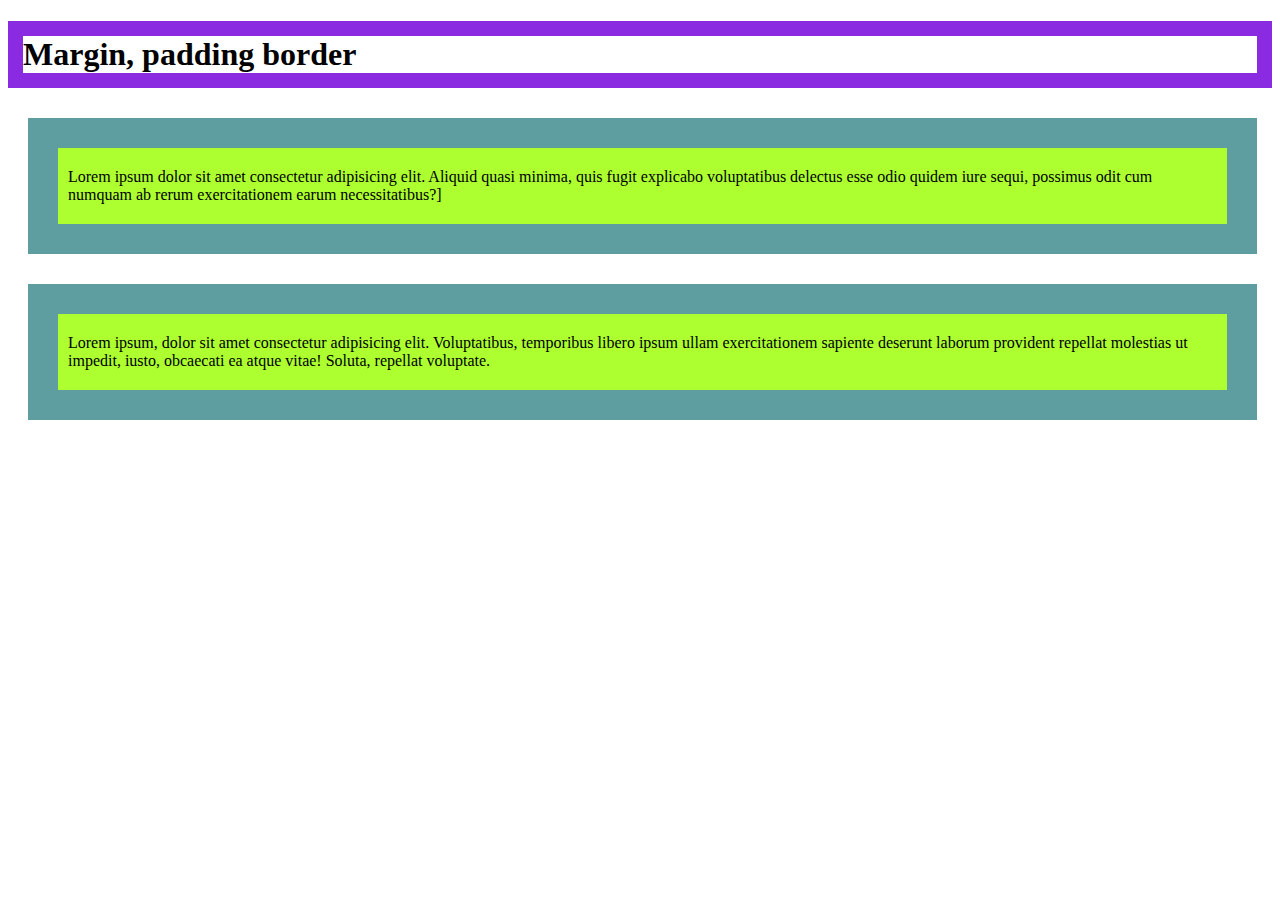
<file: curso/07-margin-padding-border/index.html>
<!DOCTYPE html>
<html lang="en">
<head>
    <meta charset="UTF-8">
    <meta http-equiv="X-UA-Compatible" content="IE=edge">
    <meta name="viewport" content="width=device-width, initial-scale=1.0">
    <title>Margin, padding border</title>
    <link rel="stylesheet" href="style.css">
</head>
<body>
    <h1>Margin, padding border</h1>

    <p>Lorem ipsum dolor sit amet consectetur adipisicing elit. Aliquid quasi minima, quis fugit explicabo voluptatibus delectus esse odio quidem iure sequi, possimus odit cum numquam ab rerum exercitationem earum necessitatibus?]</p>

    <p>Lorem ipsum, dolor sit amet consectetur adipisicing elit. Voluptatibus, temporibus libero ipsum ullam exercitationem sapiente deserunt laborum provident repellat molestias ut impedit, iusto, obcaecati ea atque vitae! Soluta, repellat voluptate.</p>
        
</body>
</html>
</file>
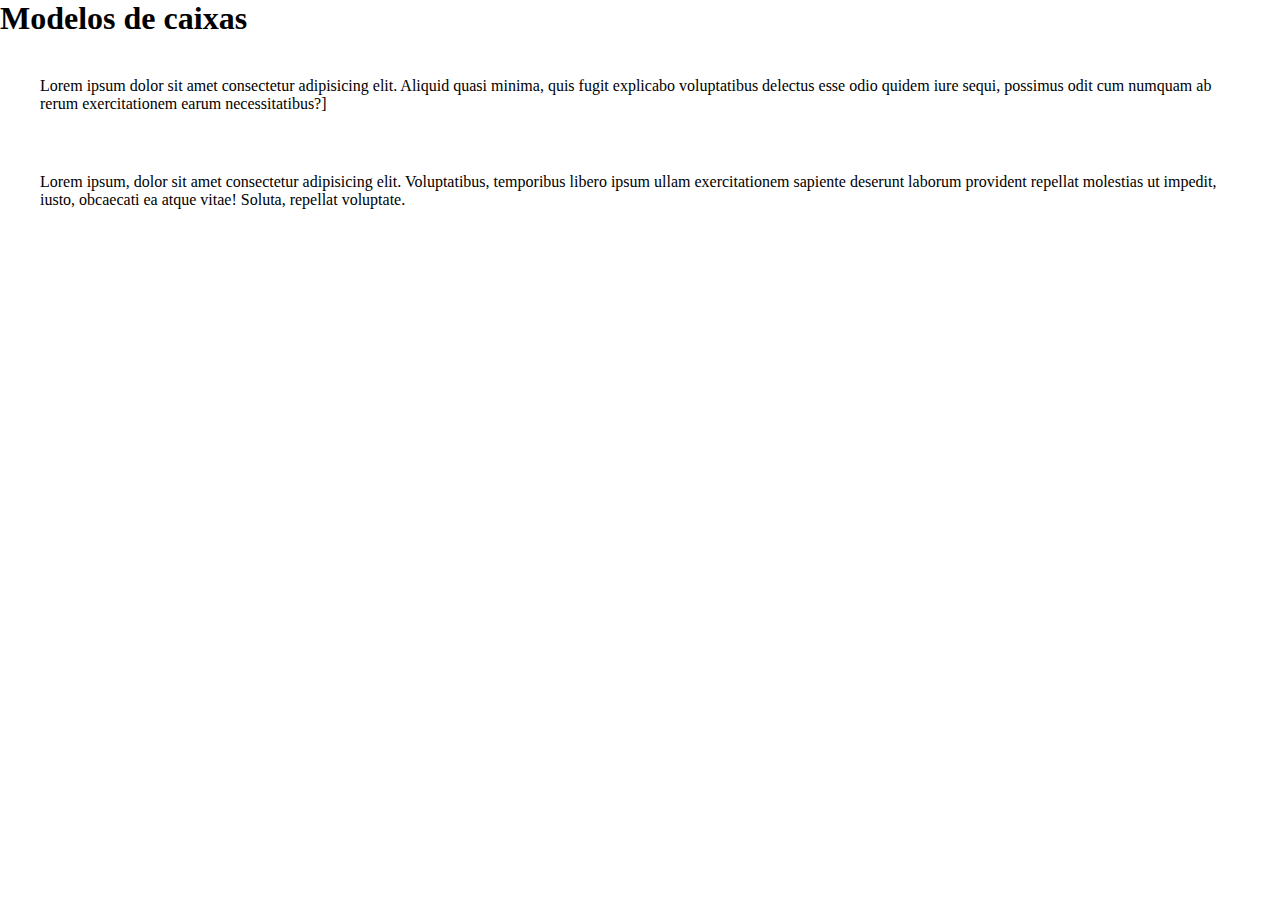
<file: curso/10-modelos-caixas/index.html>
<!DOCTYPE html>
<html lang="en">
<head>
    <meta charset="UTF-8">
    <meta http-equiv="X-UA-Compatible" content="IE=edge">
    <meta name="viewport" content="width=device-width, initial-scale=1.0">
    <title>Modelos de caixas</title>
    <link rel="stylesheet" href="style.css">
</head>
<body>
    <h1>Modelos de caixas</h1>

    <p>Lorem ipsum dolor sit amet consectetur adipisicing elit. Aliquid quasi minima, quis fugit explicabo voluptatibus delectus esse odio quidem iure sequi, possimus odit cum numquam ab rerum exercitationem earum necessitatibus?]</p>

    <p>Lorem ipsum, dolor sit amet consectetur adipisicing elit. Voluptatibus, temporibus libero ipsum ullam exercitationem sapiente deserunt laborum provident repellat molestias ut impedit, iusto, obcaecati ea atque vitae! Soluta, repellat voluptate.</p>
        
</body>
</html>
</file>
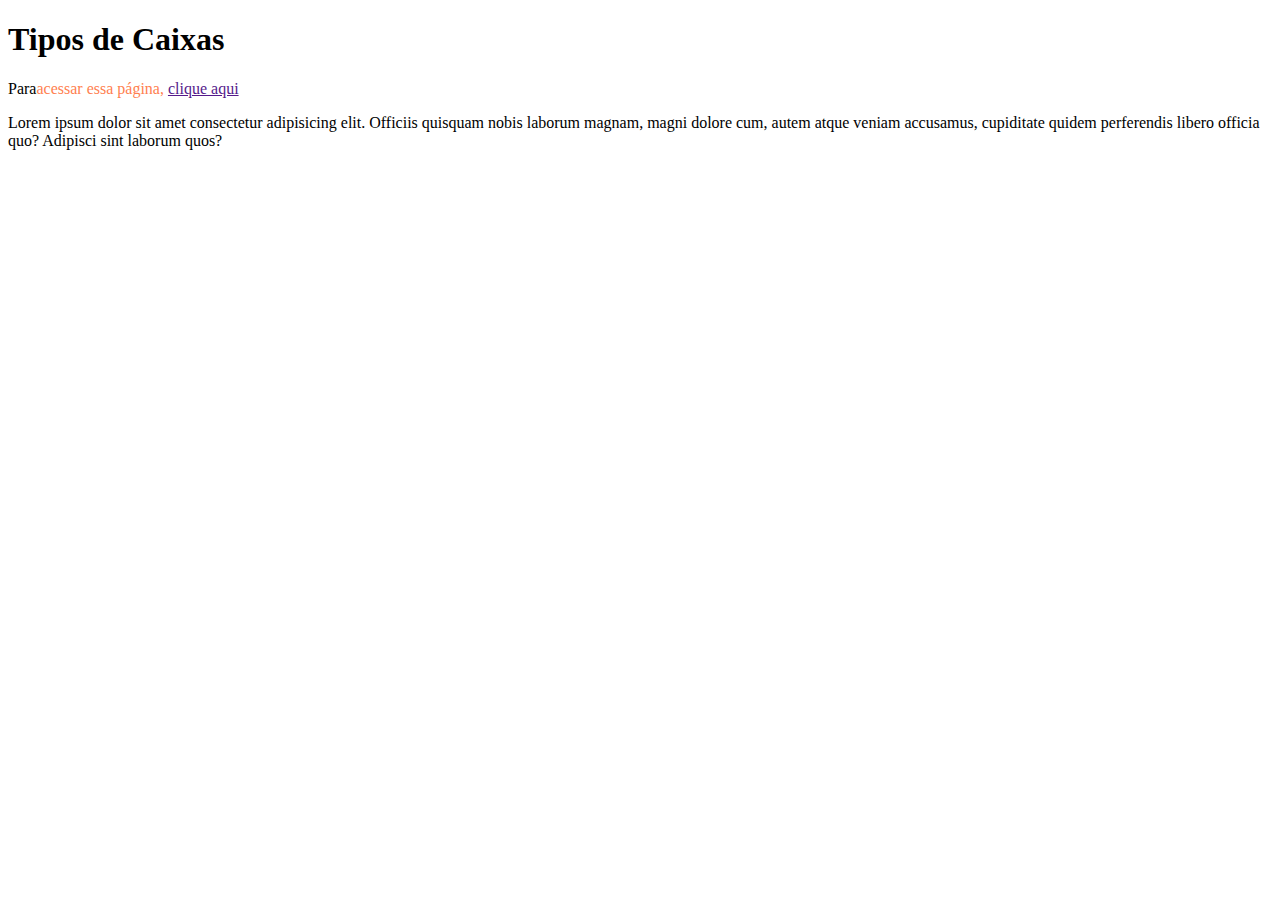
<file: curso/11-caixas/index.html>
<!DOCTYPE html>
<html lang="en">
<head>
    <meta charset="UTF-8">
    <meta http-equiv="X-UA-Compatible" content="IE=edge">
    <meta name="viewport" content="width=device-width, initial-scale=1.0">
    <title>Tipos de Caixa</title>
    <link rel="stylesheet" href="style.css">
</head>
<body>
    <h1>Tipos de Caixas</h1>
    <p>Para<span>acessar essa página,</span> <a href="">clique aqui</a></p>
    
    <p>Lorem ipsum dolor sit amet consectetur adipisicing elit. Officiis quisquam nobis laborum magnam, magni dolore cum, autem atque veniam accusamus, cupiditate quidem perferendis libero officia quo? Adipisci sint laborum quos?</p>
</body>
</html>
</file>
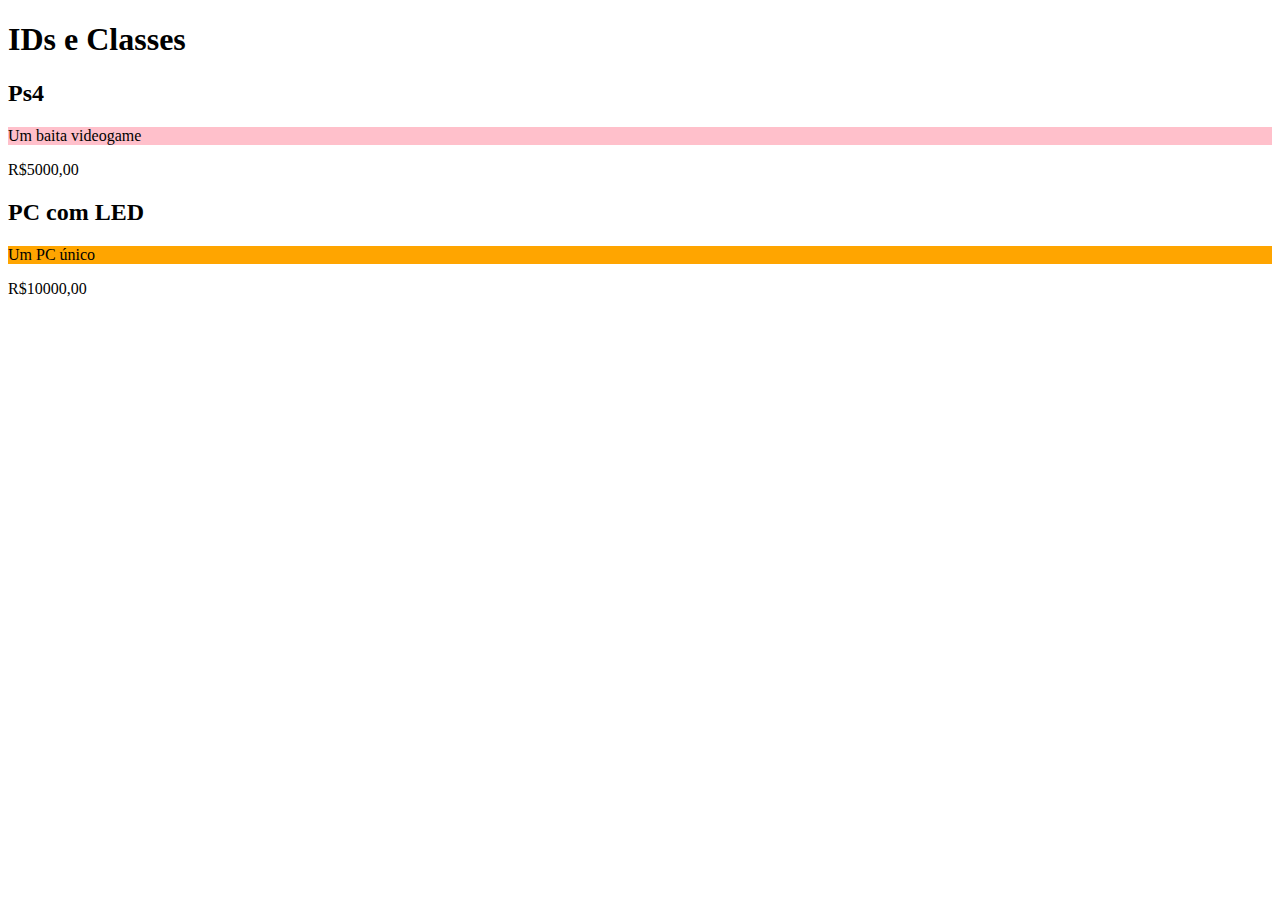
<file: curso/12-Ids-ou-Identificadores/index.html>
<!DOCTYPE html>
<html lang="en">
<head>
    <meta charset="UTF-8">
    <meta http-equiv="X-UA-Compatible" content="IE=edge">
    <meta name="viewport" content="width=device-width, initial-scale=1.0">
    <title>Id ou Identificadores</title>
    <link rel="stylesheet" href="style.css">
</head>
<body>
    <h1>IDs e Classes</h1>
    
    <h2>Ps4</h2>
    <p id="descricao-game">Um baita videogame</p>
    <p>R$5000,00</p>
    
    <h2>PC com LED</h2>
    <p id="descricao-pc">Um PC único</p>
    <p>R$10000,00</p>
</body>
</html>
</file>
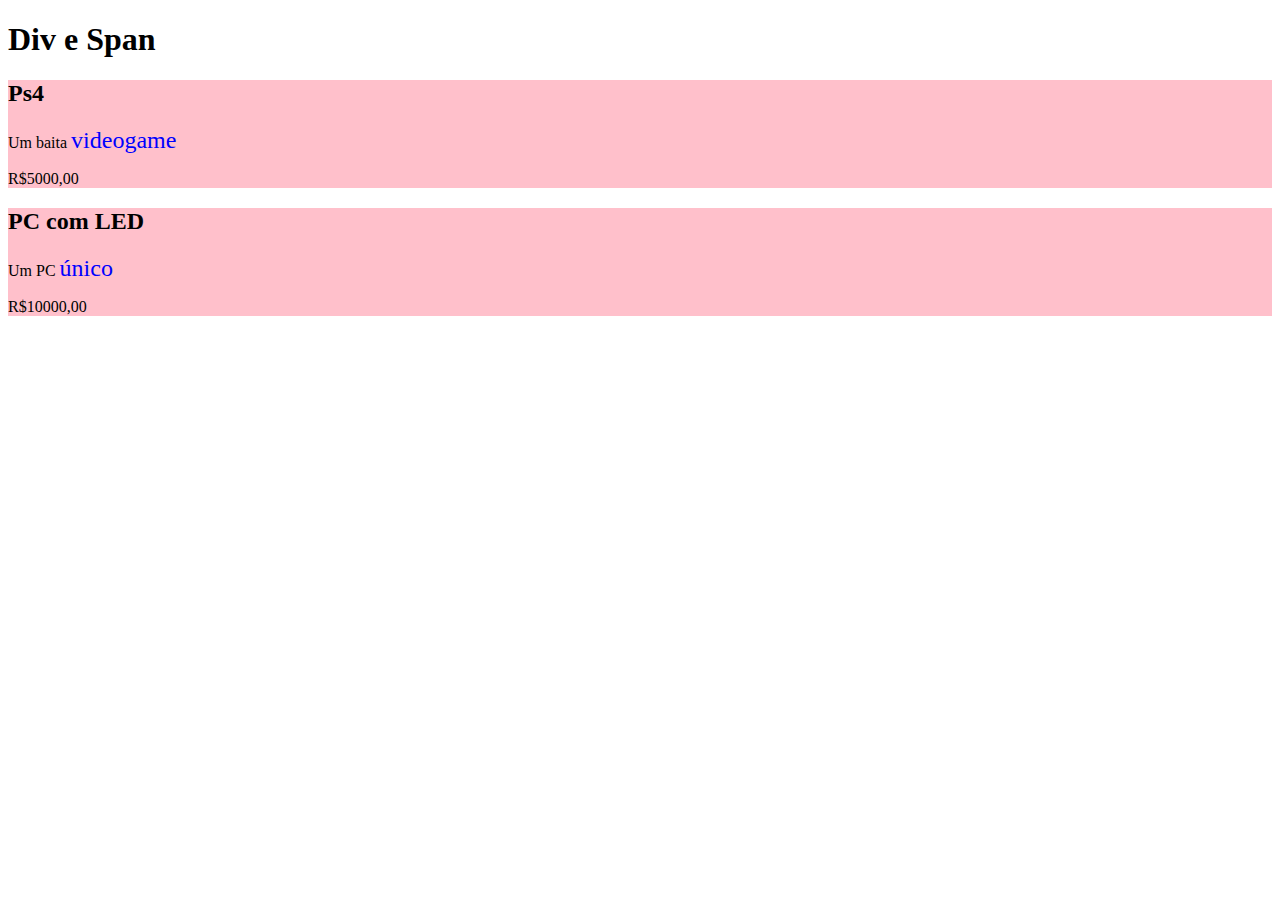
<file: curso/14-div-span/index.html>
<!DOCTYPE html>
<html lang="en">
<head>
    <meta charset="UTF-8">
    <meta http-equiv="X-UA-Compatible" content="IE=edge">
    <meta name="viewport" content="width=device-width, initial-scale=1.0">
    <title>Div e Span</title>
    <link rel="stylesheet" href="style.css">
</head>
<body>
    <h1>Div e Span</h1>

    <div id="descricao-game">
        <h2>Ps4</h2>
        <p>Um baita <span>videogame</span></p>
        <p>R$5000,00</p>
    </div>
    
    <div id="descricao-game">
        <h2>PC com LED</h2>
        <p>Um PC <span>único</span></p>
        <p>R$10000,00</p>
    </div>
</body>
</html>
</file>
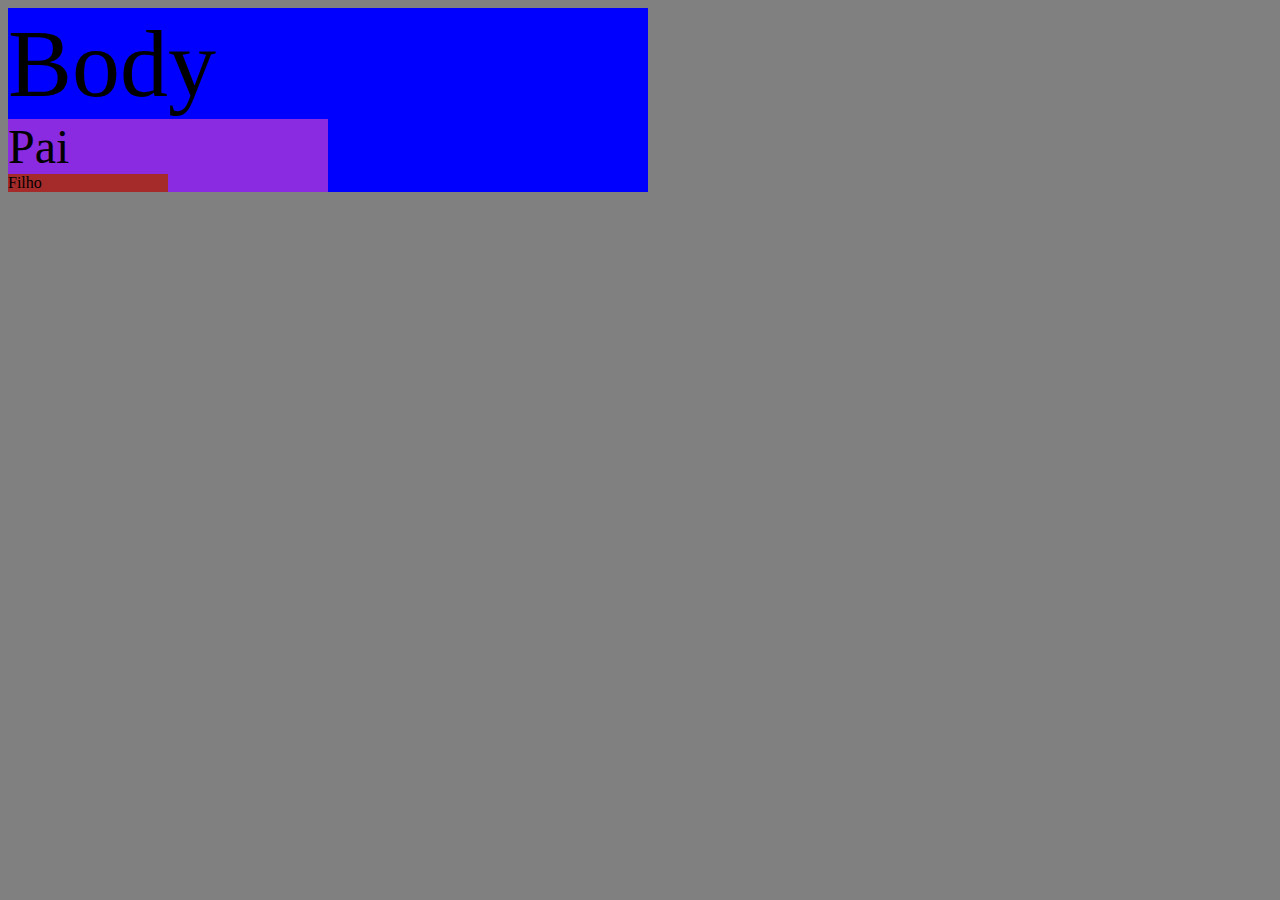
<file: curso/15-unidades-medida/index.html>
<!DOCTYPE html>
<html lang="en">
<head>
    <meta charset="UTF-8">
    <meta http-equiv="X-UA-Compatible" content="IE=edge">
    <meta name="viewport" content="width=device-width, initial-scale=1.0">
    <title>Unidades de Medida Relativa</title>
    <link rel="stylesheet" href="style.css">
</head>
<body>
    <!-- <h1>Unidades de Medida Relativa</h1> -->
    Body
    <div class="pai">
        Pai
        <div class="filho">
            Filho
        </div>
    </div>
</body>
</html>
</file>
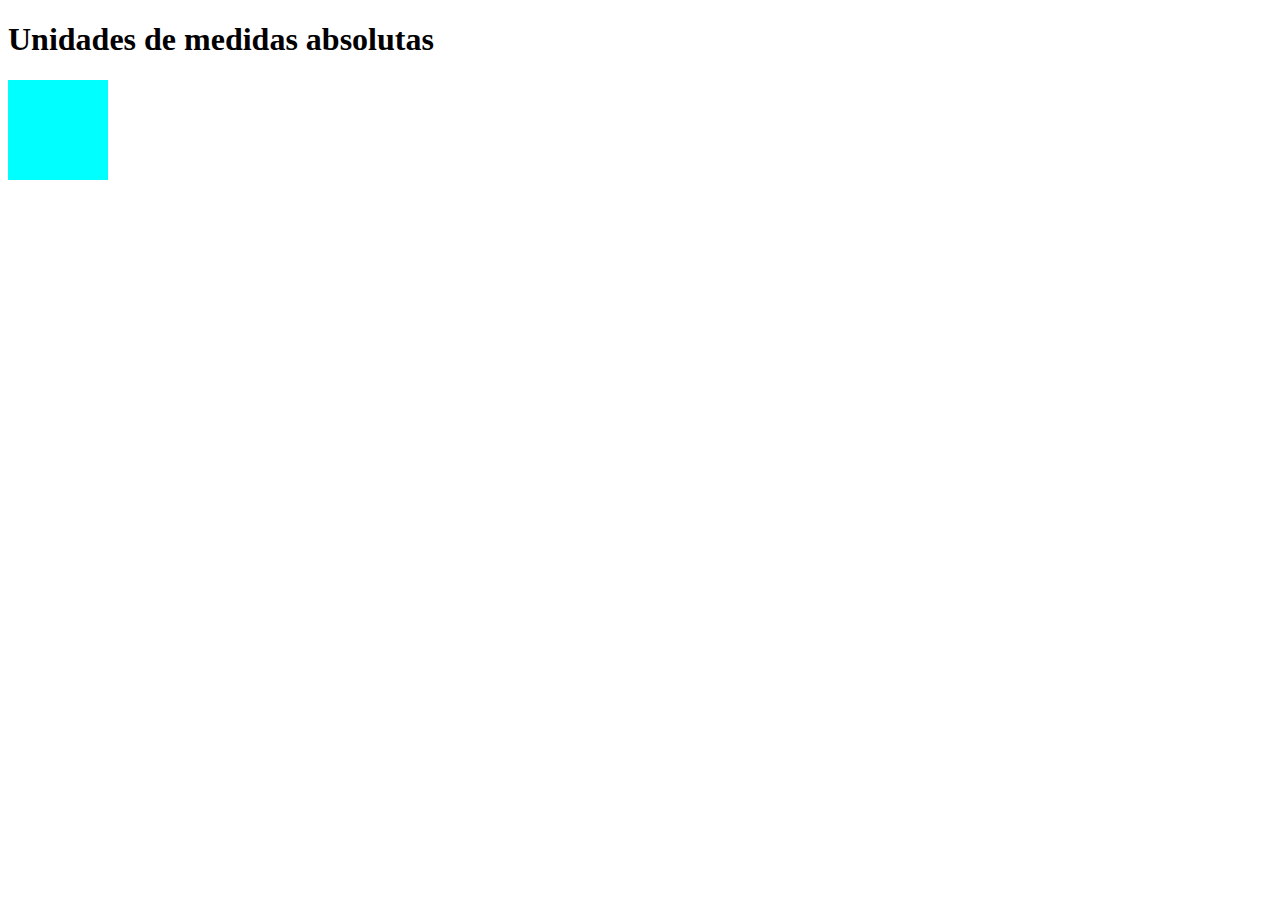
<file: curso/16-medida-basoluta/index.html>
<!DOCTYPE html>
<html lang="en">
<head>
    <meta charset="UTF-8">
    <meta http-equiv="X-UA-Compatible" content="IE=edge">
    <meta name="viewport" content="width=device-width, initial-scale=1.0">
    <title>Unidades de medidas absolutas</title>
    <link rel="stylesheet" href="style.css">
</head>
<body>
    <h1>Unidades de medidas absolutas</h1>
    <div class="pixel"></div>
</body>
</html>
</file>
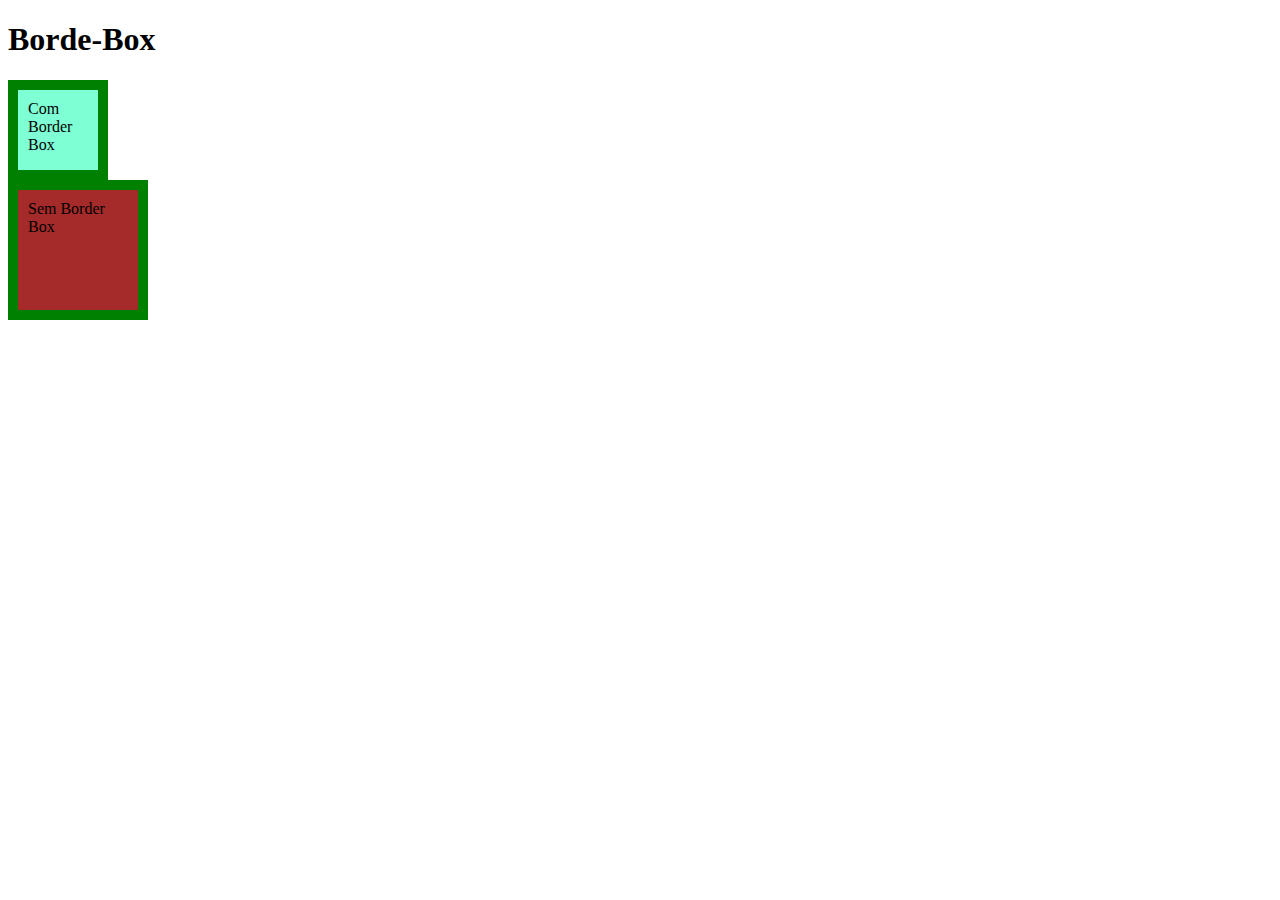
<file: curso/17-border-box/index.html>
<!DOCTYPE html>
<html lang="en">
<head>
    <meta charset="UTF-8">
    <meta http-equiv="X-UA-Compatible" content="IE=edge">
    <meta name="viewport" content="width=device-width, initial-scale=1.0">
    <title>Borde-Box</title>
    <link rel="stylesheet" href="style.css">
</head>
<body>
    <h1>Borde-Box</h1>
    <div class="com-border-box"> Com Border Box</div>
    <div class="sem-border-box"> Sem Border Box</div>
</body>
</html>
</file>
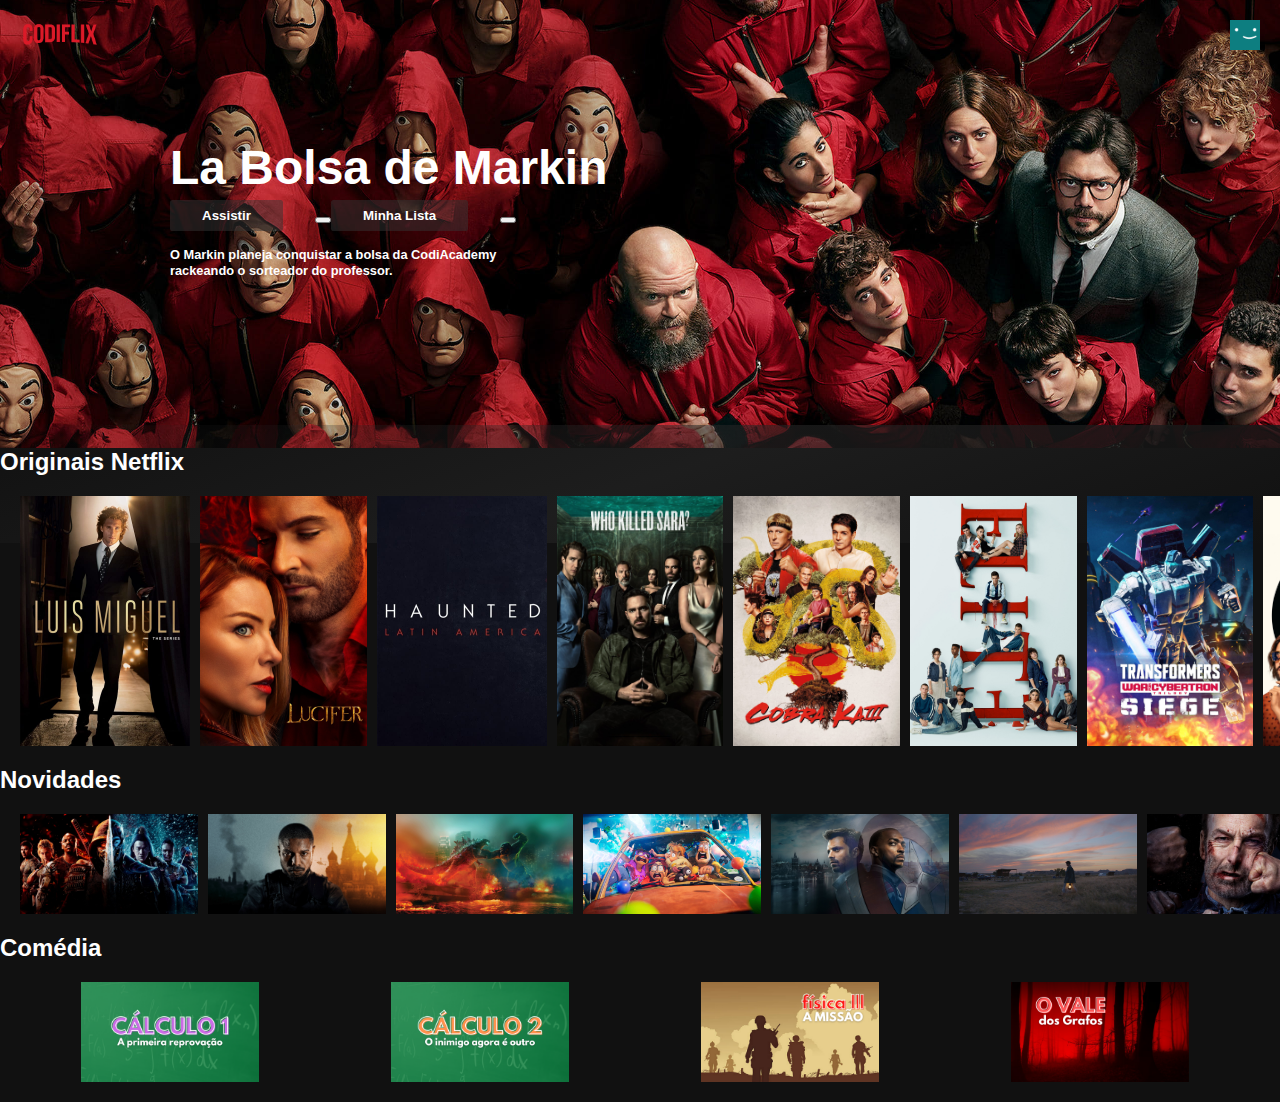
<file: projetos-Curso/projeto-netflix/index.html>
<!DOCTYPE html>
<html lang="en">
  <head>
    <meta charset="UTF-8" />
    <link rel="icon" type="image/favicon" href="imagens/netflixicone.png">
    <meta name="viewport" content="width=device-width, initial-scale=1.0" />
    <title>CodiFlix</title>
    <link rel="stylesheet" href="style.css" />
  </head>

  <body>
    <div id="nav" class="nav">
      <img class="nav__logo" src="imagens/imagens/netflix-logo.png"/>
      <img class="nav__avatar" src="imagens/imagens/netflix-avatar.png"/>
    </div>    
        <header class="banner">
                <div class="banner__contents">
                    <h1 class="banner__title">La Bolsa de Markin</h1>
                    <div class="banner__buttons">
                        <button class="banner__button">Assistir<button> 
                        <button class="banner__button">Minha Lista<button> 
                    </div>
                    <h1 class="banner__description">
                        O Markin planeja conquistar a bolsa da CodiAcademy rackeando o sorteador do professor.
                    </h1>
                </div>
            <div class="banner--fadeBottom"></div>
        </header>
            <div class="row">
                <h2>Originais Netflix</h2>
                <div class="row__posters">
                    <img class= "row__poster row__posterslarge" src="imagens/imagens/large-movie1.jpg">
                    <img class= "row__poster row__posterslarge" src="imagens/imagens/large-movie2.jpg">
                    <img class= "row__poster row__posterslarge" src="imagens/imagens/large-movie3.jpg">
                    <img class= "row__poster row__posterslarge" src="imagens/imagens/large-movie4.jpg">
                    <img class= "row__poster row__posterslarge" src="imagens/imagens/large-movie5.jpg">
                    <img class= "row__poster row__posterslarge" src="imagens/imagens/large-movie6.jpg">
                    <img class= "row__poster row__posterslarge" src="imagens/imagens/large-movie7.jpg">
                    <img class= "row__poster row__posterslarge" src="imagens/imagens/large-movie8.jpg">
                </div>
            </div>
        <div class="row">
            <h2>Novidades</h2>
            <div class="row__posters">
                <img class="row__poster" src="imagens/imagens/small-movie1.jpg">
                <img class="row__poster" src="imagens/imagens/small-movie2.jpg">
                <img class="row__poster" src="imagens/imagens/small-movie3.jpg">
                <img class="row__poster" src="imagens/imagens/small-movie4.jpg">
                <img class="row__poster" src="imagens/imagens/small-movie5.jpg">
                <img class="row__poster" src="imagens/imagens/small-movie6.jpg">
                <img class="row__poster" src="imagens/imagens/small-movie7.jpg">
                <img class="row__poster" src="imagens/imagens/small-movie8.jpg">
            </div>
        </div>
        <div class="row">
            <h2>Comédia</h2>
            <div class="row__posters">
                <img class="row__poster" src="imagens/imagens/calculo1novo.png">
                <img class="row__poster" src="imagens/imagens/calculo2novo.png">
                <img class="row__poster" src="imagens/imagens/fisica3novo.png">
                <img class="row__poster" src="imagens/imagens/grafosnovo.png">
            </div>
        </div>
        <script type="text/javascript">
            const nav = document.getElementById('nav')
            window.addEventListener('scroll', ()=>{
                if(window.scrollY >= 100) {
                    nav.classList.add('nav__black');
                }else{
                    nav.classList.remove('nav__black')
                }
            })
        </script>
    </body>
</html>
</file>
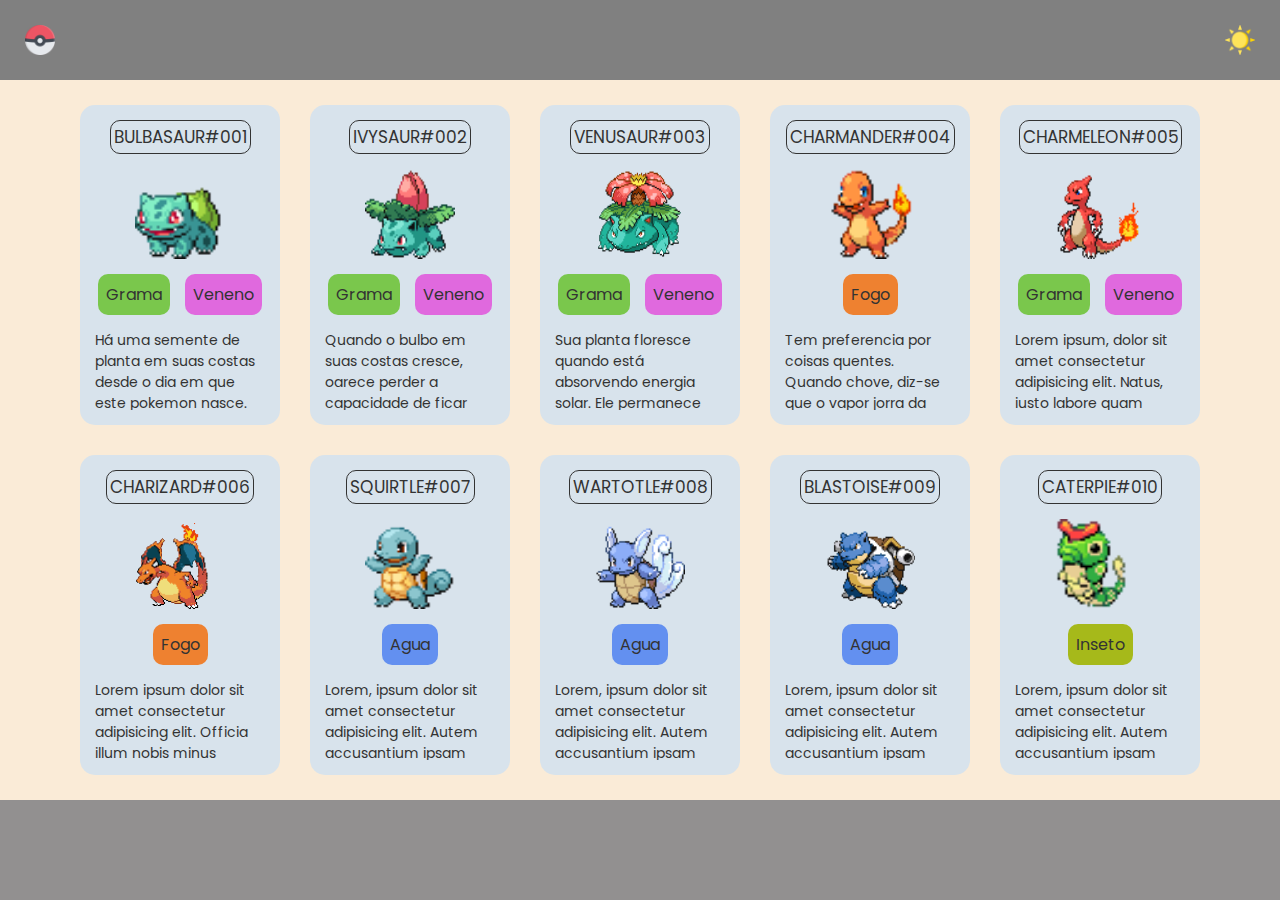
<file: projetos-Curso/projeto-pokemon/index.html>
<html lang="en">

<head>
    <meta charset="UTF-8">
    <meta http-equiv="X-UA-Compatible" content="IE=edge">
    <meta name="viewport" content="width=device-width, initial-scale=1.0">
    <title>Listagem Pokemon - Marcos</title>
    <link rel="preconnect" href="https://fonts.googleapis.com">
    <link rel="preconnect" href="https://fonts.gstatic.com" crossorigin>
    <link href="https://fonts.googleapis.com/css2?family=Poppins:wght@300;500;800&display=swap" rel="stylesheet">
    <link rel="stylesheet" href="./src/css/reset.css">
    <link rel="stylesheet" href="./src/css/style.css">
    <link rel="stylesheet" href="./src/css/scrollbar.css">
</head>

<body>
    <header>
        <a href="/">
            <img src="./src/imagens/pokeball.png" alt="pokebola" class="logo">
        </a>
        <button id="botao-alterar-tema">
            <img src="./src/imagens/sun.png" alt="imagem do sil" class="imagem-botao">
        </button>
    </header>

    <main>
        <ul class= "listagem-pokemon">
            <li class="cartao-pokemon">
                <div class="informacoes">
                    <span>Bulbasaur</span>
                    <span>#001</span>
                </div>
            <img src="./src/imagens/bulbasaur.gif" alt="Bulbassaur" class="gif">
            
            <ul class="tipos">
                <li class="tipo grama">Grama</li>
                <li class="tipo veneno">Veneno</li>
            </ul>
            <p class="descricao">Há uma semente de planta em suas costas desde o dia em que este pokemon nasce. A semente cresce lentamente.</p>
            </li>
            <li class="cartao-pokemon">
                <div class="informacoes">
                    <span>Ivysaur</span>
                    <span>#002</span>
                </div>
            <img src="./src/imagens/ivysaur.gif" alt="Ivysaur" class="gif">
            
            <ul class="tipos">
                <li class="tipo grama">Grama</li>
                <li class="tipo veneno">Veneno</li>
            </ul>
            <p class="descricao">Quando o bulbo em suas costas cresce, oarece perder a capacidade de ficar de pé em suas patas traseiras.</p>
            </li>

            <li class="cartao-pokemon">
                <div class="informacoes">
                    <span>Venusaur</span>
                    <span>#003</span>
                </div>
            <img src="./src/imagens/venusaur.gif" alt="Ivysaur" class="gif">
            
            <ul class="tipos">
                <li class="tipo grama">Grama</li>
                <li class="tipo veneno">Veneno</li>
            </ul>
            <p class="descricao">Sua planta floresce quando está absorvendo energia solar. Ele permanece em movumento para buscar a luz solar.</p>
            </li>

            <li class="cartao-pokemon">
                <div class="informacoes">
                    <span>Charmander</span>
                    <span>#004</span>
                </div>
            <img src="./src/imagens/charmander.gif" alt="Ivysaur" class="gif">
            
            <ul class="tipos">
                <li class="tipo fogo">Fogo</li>
            </ul>
            <p class="descricao">Tem preferencia por coisas quentes. Quando chove, diz-se que o vapor jorra da ponta de sua cauda.</p>
            </li>

            <li class="cartao-pokemon">
                <div class="informacoes">
                    <span>Charmeleon</span>
                    <span>#005</span>
                </div>
            <img src="./src/imagens/charmeleon.gif" alt="Charmeleon" class="gif">
            
            <ul class="tipos">
                <li class="tipo grama">Grama</li>
                <li class="tipo veneno">Veneno</li>
            </ul>
            <p class="descricao">Lorem ipsum, dolor sit amet consectetur adipisicing elit. Natus, iusto labore quam aspernatur corrupti cum vel consequuntur quisquam vitae rerum facilis pariatur sequi amet, aliquid illum rem? Saepe, dolor dolorem.</p>
            </li>
        </li>

        <li class="cartao-pokemon">
            <div class="informacoes">
                <span>Charizard</span>
                <span>#006</span>
            </div>
        <img src="./src/imagens/charizard.gif" alt="Charizard" class="gif">
        
        <ul class="tipos">
            <li class="tipo fogo">Fogo</li>
        </ul>
        <p class="descricao">Lorem ipsum dolor sit amet consectetur adipisicing elit. Officia illum nobis minus dolorum sed veniam dolor cupiditate, eveniet quia voluptatibus est! Perferendis dolorum temporibus veniam, natus asperiores ea magnam suscipit.</p>
        </li>
    </li>

    <li class="cartao-pokemon">
        <div class="informacoes">
            <span>Squirtle</span>
            <span>#007</span>
        </div>
    <img src="./src/imagens/squirtle.gif" alt="Squirtle" class="gif">
    
    <ul class="tipos">
        <li class="tipo agua">Agua</li>
    </ul>
    <p class="descricao">Lorem, ipsum dolor sit amet consectetur adipisicing elit. Autem accusantium ipsam ipsa eveniet velit? Vel placeat pariatur ducimus vitae hic cupiditate saepe repellendus eos, distinctio facere iste alias, rem ratione.</p>
    </li>

    <li class="cartao-pokemon">
        <div class="informacoes">
            <span>Wartotle</span>
            <span>#008</span>
        </div>
    <img src="./src/imagens/wartortle.gif" alt="Wartotle" class="gif">
    
    <ul class="tipos">
        <li class="tipo agua">Agua</li>
    </ul>
    <p class="descricao">Lorem, ipsum dolor sit amet consectetur adipisicing elit. Autem accusantium ipsam ipsa eveniet velit? Vel placeat pariatur ducimus vitae hic cupiditate saepe repellendus eos, distinctio facere iste alias, rem ratione.</p>
    </li>
    
    <li class="cartao-pokemon">
        <div class="informacoes">
            <span>Blastoise</span>
            <span>#009</span>
        </div>
    <img src="./src/imagens/blastoise.gif" alt="blastoise" class="gif">
    
    <ul class="tipos">
        <li class="tipo agua">Agua</li>
    </ul>
    <p class="descricao">Lorem, ipsum dolor sit amet consectetur adipisicing elit. Autem accusantium ipsam ipsa eveniet velit? Vel placeat pariatur ducimus vitae hic cupiditate saepe repellendus eos, distinctio facere iste alias, rem ratione.</p>
    </li>

    <li class="cartao-pokemon">
        <div class="informacoes">
            <span>Caterpie</span>
            <span>#010</span>
        </div>
    <img src="./src/imagens/caterpie.gif" alt="caterpie" class="gif">
    
    <ul class="tipos">
        <li class="tipo inseto">Inseto</li>
    </ul>
    <p class="descricao">Lorem, ipsum dolor sit amet consectetur adipisicing elit. Autem accusantium ipsam ipsa eveniet velit? Vel placeat pariatur ducimus vitae hic cupiditate saepe repellendus eos, distinctio facere iste alias, rem ratione.</p>
    </li>

        </ul>
    </main>

</body>

</html>
</file>
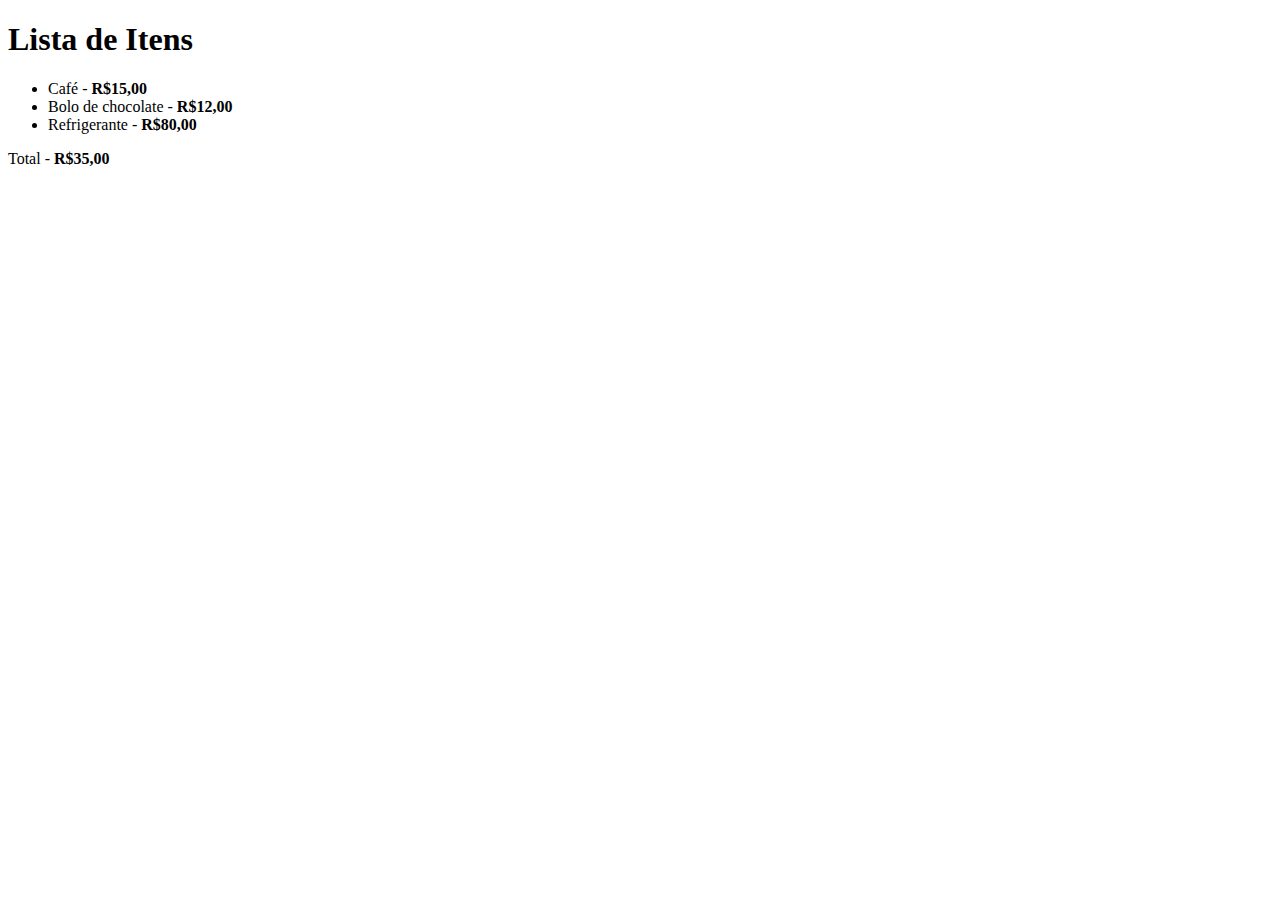
<file: curso/Exercicios/Exercicio-1/index.html>
<!DOCTYPE html>
<html lang="en">

<head>
    <meta charset="UTF-8">
    <meta http-equiv="X-UA-Compatible" content="IE=edge">
    <meta name="viewport" content="width=device-width, initial-scale=1.0">
    <title>Exercicio 1</title>
</head>

<body>
    <h1>Lista de Itens</h1>
    <ul>
        <li>Café - <strong>R$15,00</strong></li>
        <li>Bolo de chocolate - <strong>R$12,00</strong></li>
        <li>Refrigerante - <strong>R$80,00</strong></li>
    </ul>
    <p>Total - <strong>R$35,00</strong></p>
</body>

</html>
</file>
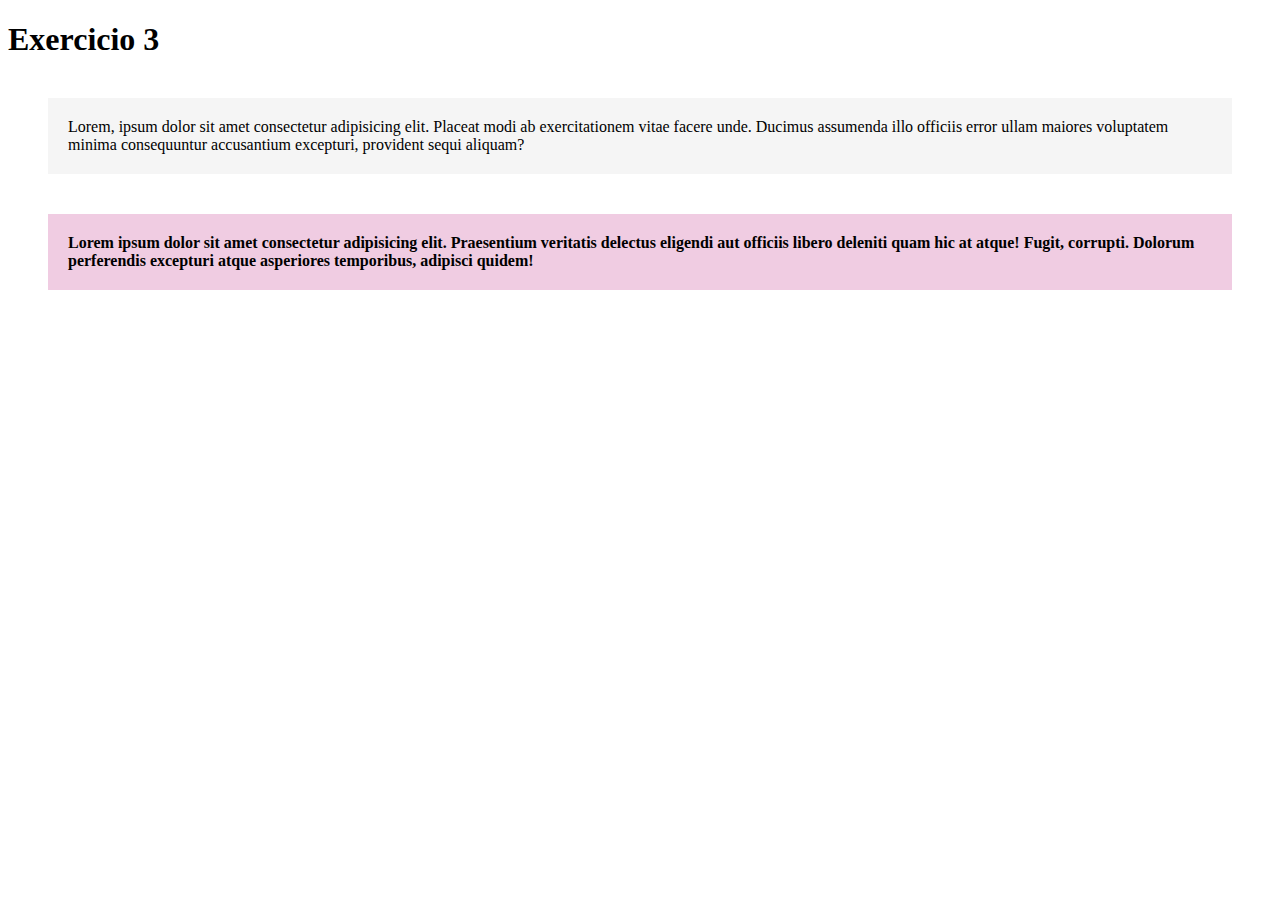
<file: curso/Exercicios/Exercicio-3/index.html>
<!DOCTYPE html>
<html lang="en">
<head>
    <meta charset="UTF-8">
    <meta http-equiv="X-UA-Compatible" content="IE=edge">
    <meta name="viewport" content="width=device-width, initial-scale=1.0">
    <title>Exercicio 3</title>
    <link rel="stylesheet" href="style.css">
</head>
<body>
    <h1>Exercicio 3</h1>
    <p class = "texto padrao">Lorem, ipsum dolor sit amet consectetur adipisicing elit. Placeat modi ab exercitationem vitae facere unde. Ducimus assumenda illo officiis error ullam maiores voluptatem minima consequuntur accusantium excepturi, provident sequi aliquam? </p>
    <p class = "texto destacado"><strong>Lorem ipsum dolor sit amet consectetur adipisicing elit. Praesentium veritatis delectus eligendi aut officiis libero deleniti quam hic at atque! Fugit, corrupti. Dolorum perferendis excepturi atque asperiores temporibus, adipisci quidem!</strong></p>
    </body>
</html>
</file>
<file: curso/07-margin-padding-border/style.css>
p{
    margin: 30px 15px 10px 20px;
    padding: 20px 10px;
    background-color: greenyellow;
    border-style: solid;
    border-color:cadetblue;
    border-width: 30px;
}

h1{
    border: 15px solid blueviolet;
}
</file>
<file: curso/10-modelos-caixas/style.css>
*{
    margin: 0px;
}

p {
    margin: 20px;
    padding: 20px;
}
</file>
<file: curso/11-caixas/style.css>
span{
    color: coral;
}
</file>
<file: curso/12-Ids-ou-Identificadores/style.css>
#descricao-pc{
    background-color: orange;
}

#descricao-game{
    background-color: pink;
}
</file>
<file: curso/14-div-span/style.css>
/* h2{
background-color: aquamarine;
}

p{
background-color: aquamarine; */


#descricao-game{
    background-color: pink;
}

#descricao-game span{
    font-size: 24px;
    color: blue;
}
</file>
<file: curso/15-unidades-medida/style.css>
html{
    background-color: grey;
    font-size: 32px;
}
 
/* 1 em = 16pixels */

body{
    background-color: blue;
    width: 50%;
    font-size: 3rem;
}

.pai{
    background-color: blueviolet;
    width: 50%;
    font-size: 1.5rem;
}

.filho{
    background-color: brown;
    width: 50%;
    font-size: 0.5rem;
}
</file>
<file: curso/16-medida-basoluta/style.css>
.pixel {
    background-color: aqua;
    width: 100px;
    height: 100px;
}
</file>
<file: curso/17-border-box/style.css>
div{
    width: 100px;
    height: 100px;
    padding: 10px;
    border: 10px solid green
}


.com-border-box{
    background-color: aquamarine;
    box-sizing: border-box;
}

.sem-border-box{
    background-color: brown;
}

/* largura + padding left + padding right + border + border */
</file>
<file: projetos-Curso/projeto-netflix/style.css>
*{
    margin: 0px;
    box-sizing: border-box;
}

body{
    font-family: Arial, Helvetica, sans-serif;
    background-color: #111;
}

#nav{
    position: fixed;
    top: 0px;
    width: 100%;
    display: flex;
    justify-content: space-between;
    padding: 20px;
    z-index: 1;
    transition-timing-function: ease-in;
    transition: all 0.5s;
}

.nav__logo{
    width: 80px;
    object-fit: contain;
}

.nav__avatar{
    width: 30px;
    object-fit: contain;
}

.banner{
    background-image: url(imagens/imagens/banner.jpg);
    background-size: cover;
    background-position: center;
    color: white;
    object-fit: contain;
    height: 448px;
}

.banner__contents{
    margin-left: 30px;
    padding: 140px;
    height: 190px;
}

.banner__title{
    font-size: 3rem;
    font-weight: 800;
    padding-bottom: 0.3rem;
}

.banner__description{
    width: 45rem;
    line-height: 1.3;
    padding-top: 1rem;
    font-size: 0.8rem;
    max-width: 360px;
    height: 180px;
}

.banner__button{
    cursor: pointer;
    color: #fff;
    outline: none;
    border: none;
    font-weight: 700;
    border-radius: 0.2vw;
    padding-left: 2rem;
    padding-right: 2rem;
    margin-right: 2rem;
    padding-top: 0.5rem;
    padding-bottom: 0.5rem;
    background-color: rgba(51,51,51,0.5)
}

.banner__button:hover{
    color: #000;
    background-color: #e6e6e6;
    transition: all 0.2s;
}

.banner--fadeBottom {
    margin-top: 145px;
    height: 7.4rem;
    background-image: linear-gradient(160deg, transparent, rgba(37, 37, 37, 0.61), #111);
  }

.row__poster {  
  width: 100%;
  object-fit: contain;
  max-height: 100px;
  margin-right: 10px;
  transition: transform 450ms;
}

.row__posters {
  display: flex;
  overflow-y: hidden;
  overflow-x: scroll;
  padding: 20px;
}

.row__poster:hover {
  transform: scale(1.08);
}

.row__poster::-webkit-scrollbar{
    display: none; 
}

.row__posterslarge{
    max-height: 250px;
}

.row__posterslarge:hover{
    transform: scale(1.09);
}

.row{
    color: white;
}

.nav__black{
    background-color: #111;
}
</file>
<file: projetos-Curso/projeto-pokemon/src/css/style.css>
body {
    font-family: 'Poppins', sans-serif;
    max-width: 1280px;
    margin: 0 auto;
    background-color: #5e5b5bad;
    color: #333333;
}

body.modo-escuro {
    background-color: #212121;
    color: #f5f5f5;
}

header {
    background-color: gray;
    display: flex;
    justify-content: space-between;
    padding: 25px;
}

header .logo,
header .imagem-botao {
    width: 30px;
    transition: 0.2s ease-in-out;
}

#botao-alterar-tema {
    background: none;
    border: none;
    cursor: pointer;
}

header .logo:hover,
header .botao-alterar-tema:hover,
main .cartao-pokemon:hover {
    transform: scale(1.06);
    cursor: pointer;
}

main {
    background-color: antiquewhite;
    padding: 25px;
}

main .listagem-pokemon {
    display: flex;
    flex-wrap: wrap;
    gap: 30px;
    justify-content: center;
}

main .cartao-pokemon {
    background-color: #d8e3ec;
    width: 200px;
    padding: 15px;
    display: flex;
    flex-direction: column;
    align-items: center;
    gap: 15px;
    border-radius: 15px;
    transition: 0.2s ease-in-out;
}

main .cartao-pokemon:hover {
    background-color: #96d9d6;
}

.modo-escuro .cartao-pokemon {
    background-color: #a8a8a8;
}

main .cartao-pokemon .informacoes {
    display: flex;
    justify-content: center;
    border: 1px solid #333333;
    border-radius: 10px;
    padding: 3px;
}

main .cartao-pokemon .informacoes span {
    padding: 5x;
    text-transform: uppercase;
    font-size: 17px;
}

main .cartao-pokemon .gif {
    width: 90px;
    height: 90px;
}

main .cartao-pokemon .tipos {
    display: flex;
    gap: 15px;
}

main .cartao-pokemon .tipo {
    padding: 8px;
    border-radius: 10px;
}

.grama {
    background-color: #7ac74c;
}

.veneno {
    background-color: #df67ddfb;
}

.fogo {
    background-color: #ee8130;
}

.agua {
    background-color: #6390f0;
}

.inseto {
    background-color: #a6b91a;
}

main .descricao {
    max-height: 80px;
    overflow-y: scroll;
    font-size: 14px;
    padding-right: 10px;
}
</file>
<file: projetos-Curso/projeto-pokemon/src/css/scrollbar.css>
/* ===== Scrollbar CSS ===== */

*::-webkit-scrollbar {
	width: 12px;
}

*::-webkit-scrollbar-track {
	background: #f1e9e9;
}

*::-webkit-scrollbar-thumb {
	background-color: #582965;
	border-radius: 10px;
	border: 3px solid #ffffff;
}
</file>
<file: curso/Exercicios/Exercicio-3/style.css>
.texto{
    margin: 40px;
    padding: 20px;
}

p.padrao{
    background-color: #F5F5F5;
}
p.destacado{
    background-color: #F0CCE2;
}
</file>
